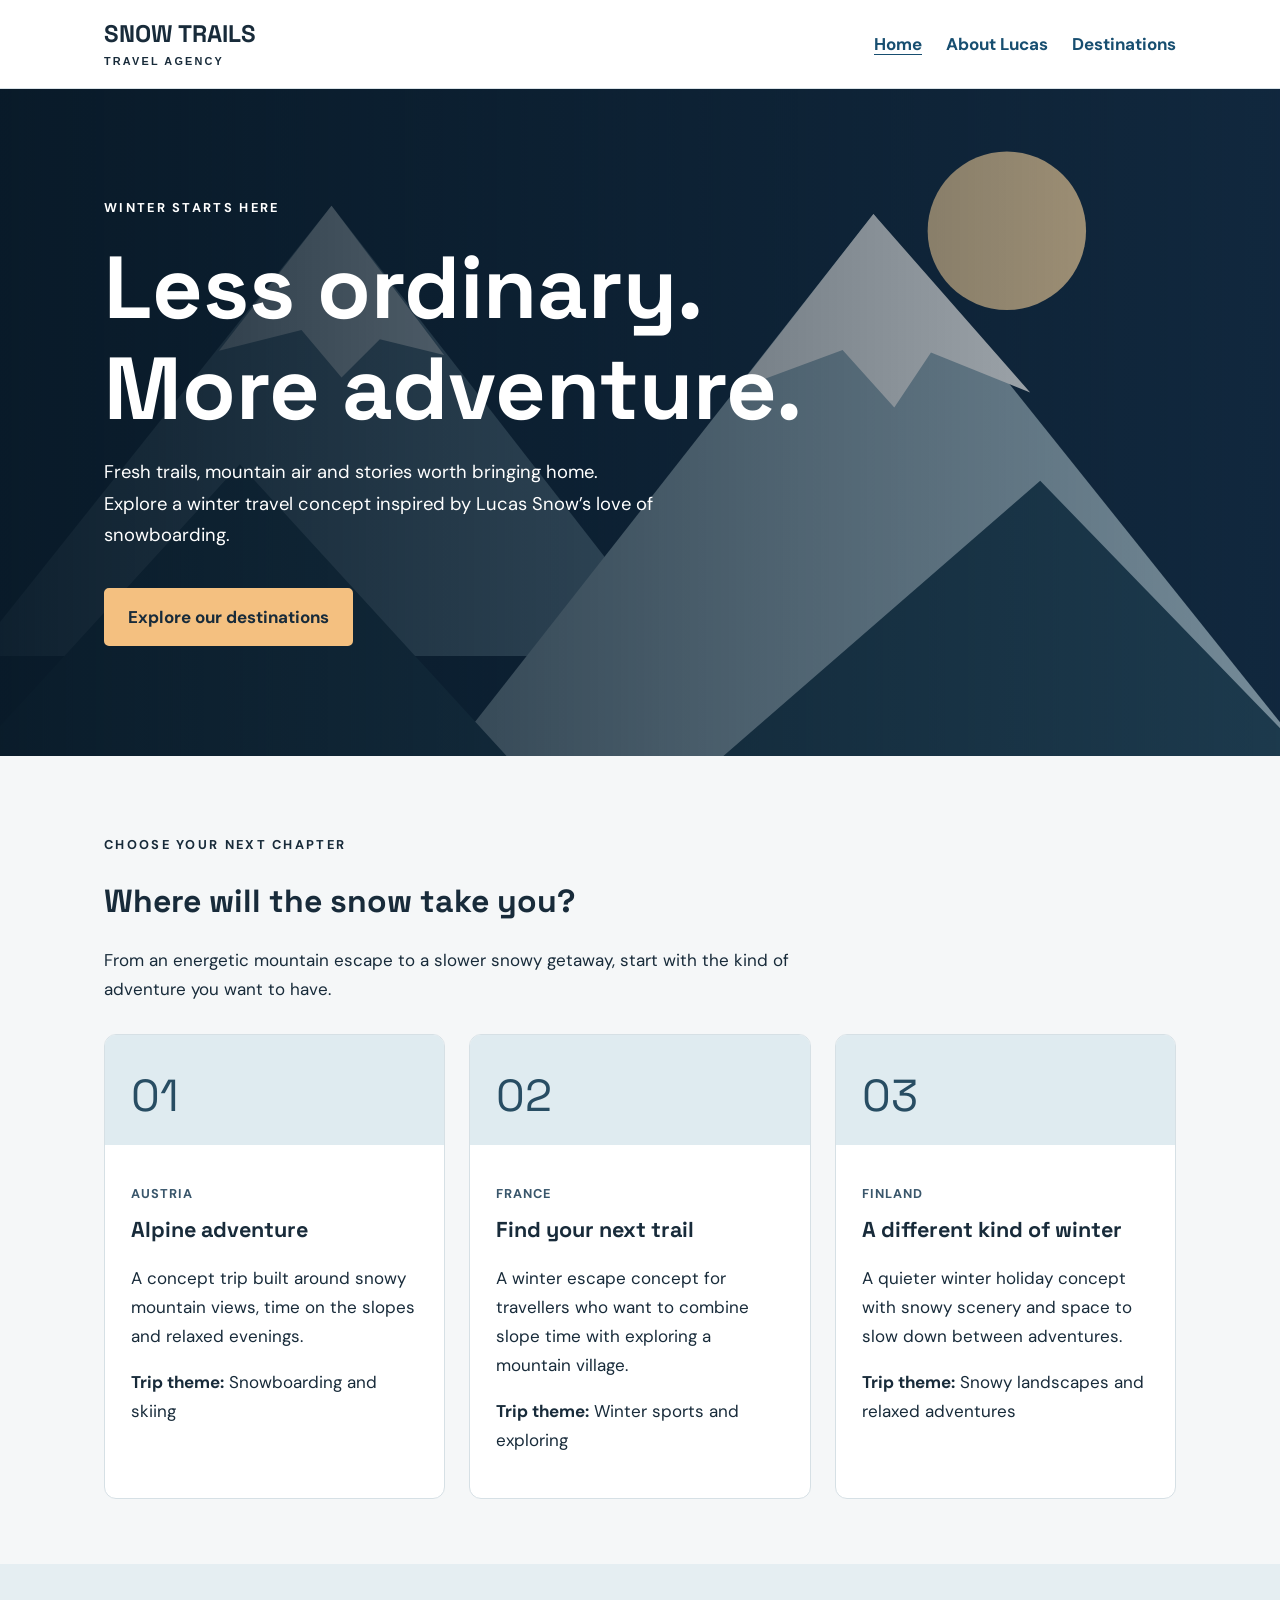
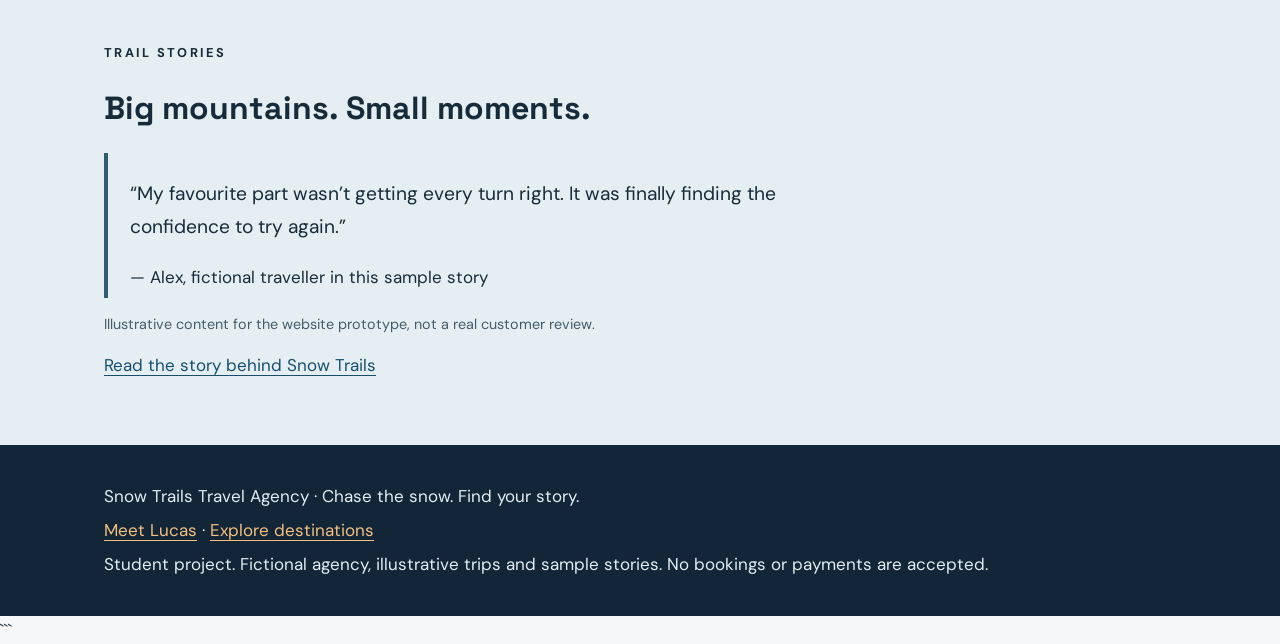
<file: index.html>
<!DOCTYPE html>
<html lang="en">

<head>
    <meta charset="UTF-8">
    <meta name="viewport" content="width=device-width, initial-scale=1.0">

    <meta
        name="description"
        content="Snow Trails: a student website concept for Lucas Snow’s winter travel agency."
    >

    <title>Winter adventures | Snow Trails</title>

    <link rel="stylesheet" href="css/style.css">
</head>

<body>

    <!-- Skip Navigation -->
    <a class="skip" href="#main">Skip to main content</a>

    <!-- Header -->
    <header class="site-header">
        <div class="wrap header-inner">

            <a class="brand" href="index.html">
                SNOW TRAILS
                <span>TRAVEL AGENCY</span>
            </a>

            <nav aria-label="Main navigation">
                <a href="index.html" aria-current="page">Home</a>
                <a href="about.html">About Lucas</a>
                <a href="destinations.html">Destinations</a>
            </nav>

        </div>
    </header>

    <!-- Main Content -->
    <main id="main">

        <!-- Hero Section -->
        <section class="hero">
            <div class="wrap">

                <p class="eyebrow">Winter starts here</p>

                <h1>
                    Less ordinary.<br>
                    More adventure.
                </h1>

                <p>
                    Fresh trails, mountain air and stories worth bringing
                    home. Explore a winter travel concept inspired by
                    Lucas Snow’s love of snowboarding.
                </p>

                <a class="button" href="destinations.html">
                    Explore our destinations
                </a>

            </div>
        </section>

        <!-- Destinations Section -->
        <section class="section">
            <div class="wrap">

                <p class="eyebrow">Choose your next chapter</p>

                <h2>Where will the snow take you?</h2>

                <p class="intro">
                    From an energetic mountain escape to a slower
                    snowy getaway, start with the kind of adventure
                    you want to have.
                </p>

                <!-- Destination Cards -->
                <div class="grid">

                    <!-- Destination 01 -->
                    <article class="card">

                        <div class="number" aria-hidden="true">
                            01
                        </div>

                        <div class="card-content">

                            <p class="tag">Austria</p>

                            <h3>Alpine adventure</h3>

                            <p>
                                A concept trip built around snowy
                                mountain views, time on the slopes
                                and relaxed evenings.
                            </p>

                            <p>
                                <strong>Trip theme:</strong>
                                Snowboarding and skiing
                            </p>

                        </div>

                    </article>

                    <!-- Destination 02 -->
                    <article class="card">

                        <div class="number" aria-hidden="true">
                            02
                        </div>

                        <div class="card-content">

                            <p class="tag">France</p>

                            <h3>Find your next trail</h3>

                            <p>
                                A winter escape concept for travellers
                                who want to combine slope time with
                                exploring a mountain village.
                            </p>

                            <p>
                                <strong>Trip theme:</strong>
                                Winter sports and exploring
                            </p>

                        </div>

                    </article>

                    <!-- Destination 03 -->
                    <article class="card">

                        <div class="number" aria-hidden="true">
                            03
                        </div>

                        <div class="card-content">

                            <p class="tag">Finland</p>

                            <h3>A different kind of winter</h3>

                            <p>
                                A quieter winter holiday concept with
                                snowy scenery and space to slow down
                                between adventures.
                            </p>

                            <p>
                                <strong>Trip theme:</strong>
                                Snowy landscapes and relaxed adventures
                            </p>

                        </div>

                    </article>

                </div>

            </div>
        </section>

        <!-- Trail Stories Section -->
        <section class="section stories">
            <div class="wrap">

                <p class="eyebrow">Trail stories</p>

                <h2>Big mountains. Small moments.</h2>

                <!-- Sample Traveller Story -->
                <blockquote>

                    <p>
                        “My favourite part wasn’t getting every
                        turn right. It was finally finding the
                        confidence to try again.”
                    </p>

                    <footer>
                        — Alex, fictional traveller in this sample story
                    </footer>

                </blockquote>

                <p class="note">
                    Illustrative content for the website prototype,
                    not a real customer review.
                </p>

                <a href="about.html">
                    Read the story behind Snow Trails
                </a>

            </div>
        </section>

    </main>

    <!-- Footer -->
    <footer class="site-footer">
        <div class="wrap">

            <p>
                Snow Trails Travel Agency ·
                Chase the snow. Find your story.
            </p>

            <p>
                <a href="about.html">Meet Lucas</a> ·
                <a href="destinations.html">Explore destinations</a>
            </p>

            <p class="footer-note">
                Student project. Fictional agency, illustrative trips
                and sample stories. No bookings or payments are accepted.
            </p>

        </div>
    </footer>

</body>
</html>
```
</file>
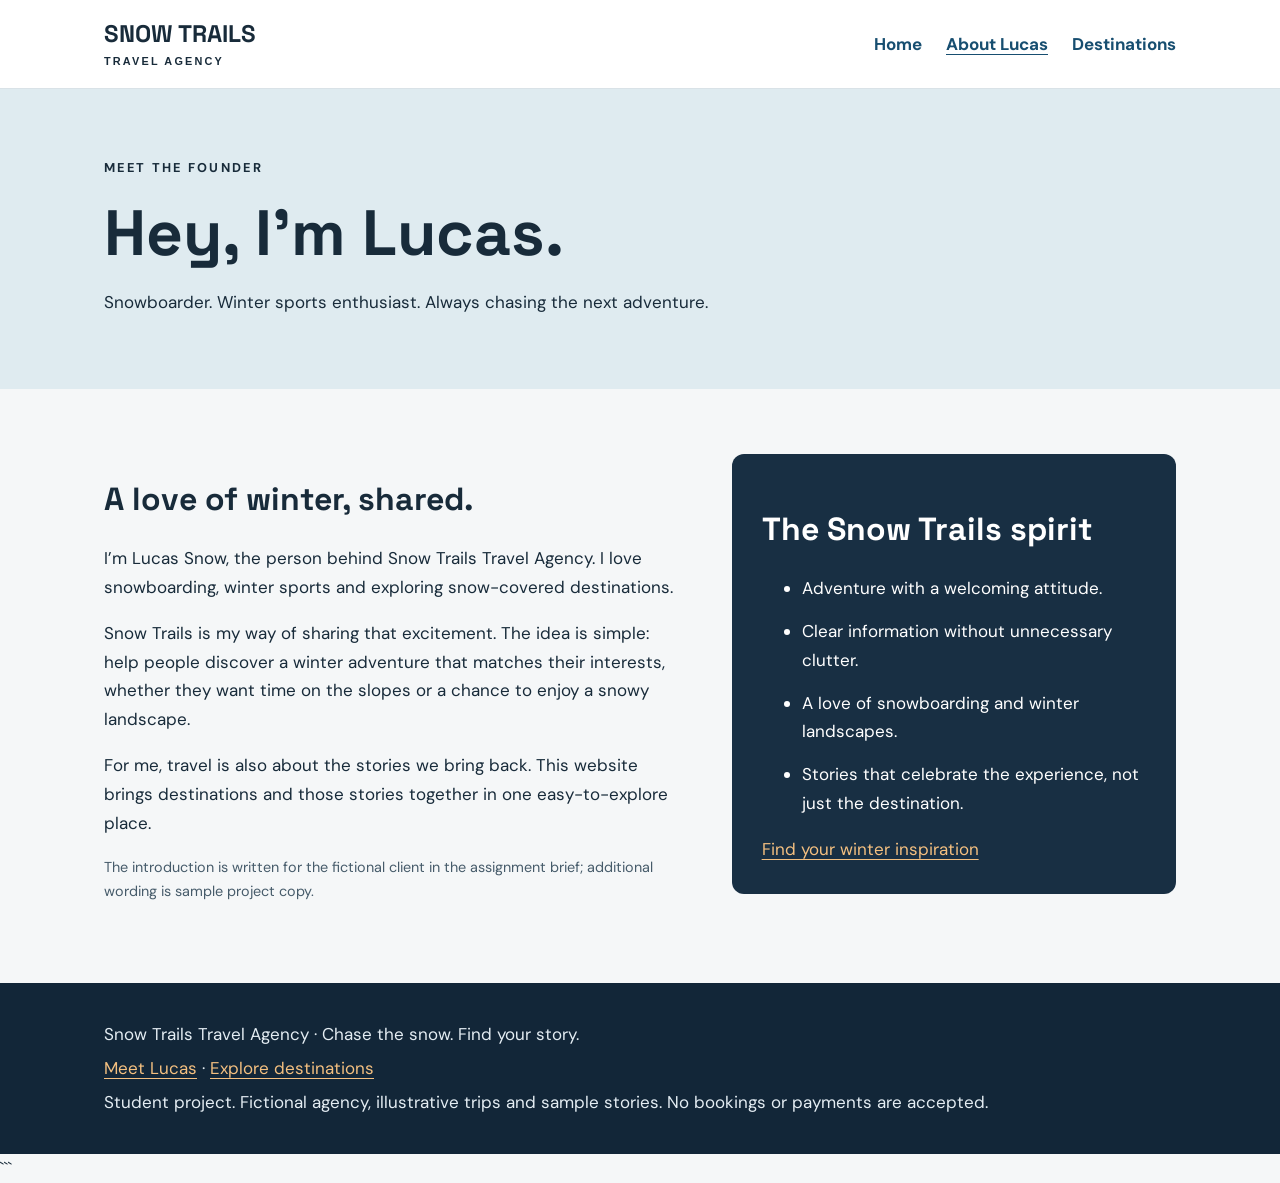
<file: about.html>
<!DOCTYPE html>
<html lang="en">

<head>
    <meta charset="UTF-8">
    <meta name="viewport" content="width=device-width, initial-scale=1.0">

    <meta
        name="description"
        content="Snow Trails: a student website concept for Lucas Snow’s winter travel agency."
    >

    <title>About Lucas | Snow Trails</title>

    <link rel="stylesheet" href="css/style.css">
</head>

<body>

    <!-- Skip Navigation -->
    <a class="skip" href="#main">Skip to main content</a>

    <!-- Header -->
    <header class="site-header">
        <div class="wrap header-inner">

            <a class="brand" href="index.html">
                SNOW TRAILS
                <span>TRAVEL AGENCY</span>
            </a>

            <nav aria-label="Main navigation">
                <a href="index.html">Home</a>
                <a href="about.html" aria-current="page">About Lucas</a>
                <a href="destinations.html">Destinations</a>
            </nav>

        </div>
    </header>

    <!-- Main Content -->
    <main id="main">

        <!-- Page Introduction -->
        <section class="page-title">
            <div class="wrap">

                <p class="eyebrow">Meet the founder</p>

                <h1>Hey, I’m Lucas.</h1>

                <p>
                    Snowboarder. Winter sports enthusiast.
                    Always chasing the next adventure.
                </p>

            </div>
        </section>

        <!-- About Section -->
        <section class="section">
            <div class="wrap about-layout">

                <!-- Founder Information -->
                <article>

                    <h2>A love of winter, shared.</h2>

                    <p>
                        I’m Lucas Snow, the person behind Snow Trails
                        Travel Agency. I love snowboarding, winter
                        sports and exploring snow-covered destinations.
                    </p>

                    <p>
                        Snow Trails is my way of sharing that excitement.
                        The idea is simple: help people discover a winter
                        adventure that matches their interests, whether
                        they want time on the slopes or a chance to enjoy
                        a snowy landscape.
                    </p>

                    <p>
                        For me, travel is also about the stories we bring
                        back. This website brings destinations and those
                        stories together in one easy-to-explore place.
                    </p>

                    <p class="note">
                        The introduction is written for the fictional
                        client in the assignment brief; additional
                        wording is sample project copy.
                    </p>

                </article>

                <!-- Company Values -->
                <aside class="panel">

                    <h2>The Snow Trails spirit</h2>

                    <ul class="values">
                        <li>
                            Adventure with a welcoming attitude.
                        </li>

                        <li>
                            Clear information without unnecessary clutter.
                        </li>

                        <li>
                            A love of snowboarding and winter landscapes.
                        </li>

                        <li>
                            Stories that celebrate the experience,
                            not just the destination.
                        </li>
                    </ul>

                    <a href="destinations.html">
                        Find your winter inspiration
                    </a>

                </aside>

            </div>
        </section>

    </main>

    <!-- Footer -->
    <footer class="site-footer">
        <div class="wrap">

            <p>
                Snow Trails Travel Agency ·
                Chase the snow. Find your story.
            </p>

            <p>
                <a href="about.html">Meet Lucas</a> ·
                <a href="destinations.html">Explore destinations</a>
            </p>

            <p class="footer-note">
                Student project. Fictional agency, illustrative trips
                and sample stories. No bookings or payments are accepted.
            </p>

        </div>
    </footer>

</body>
</html>
```
</file>
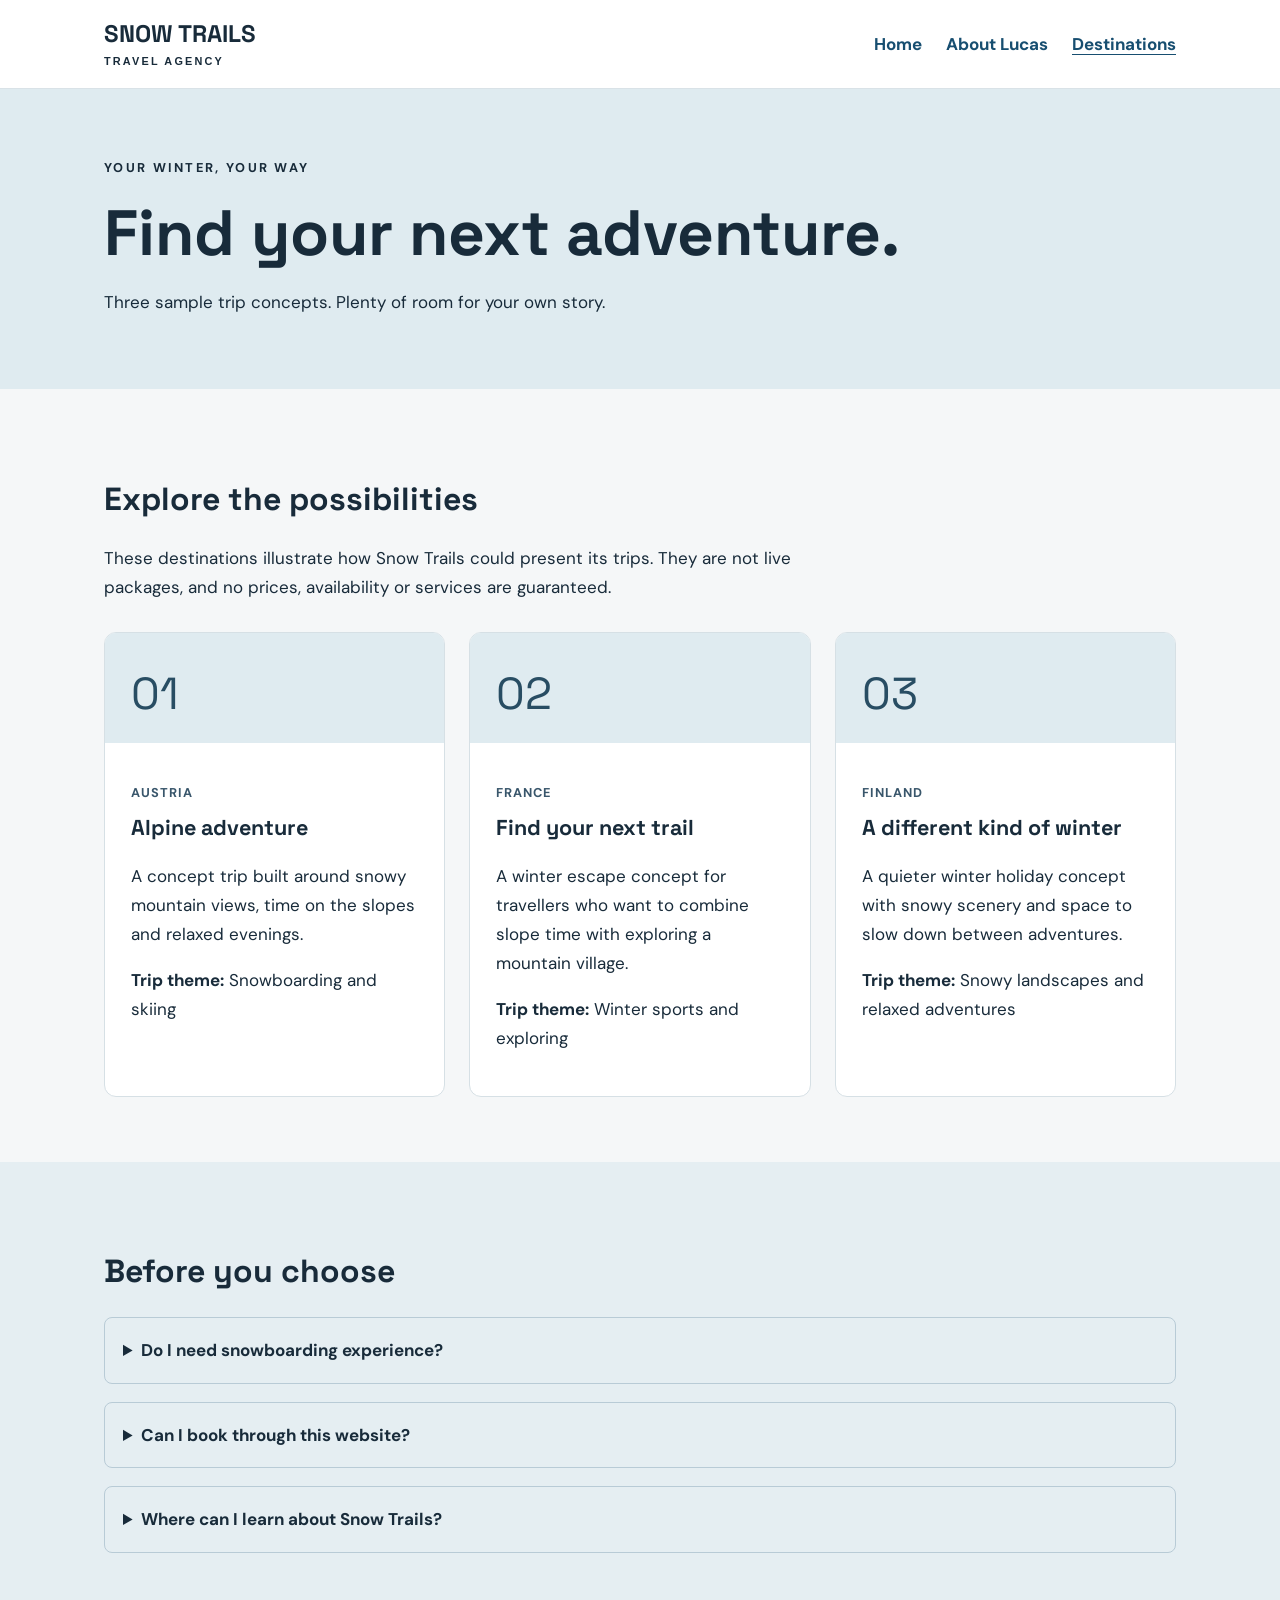
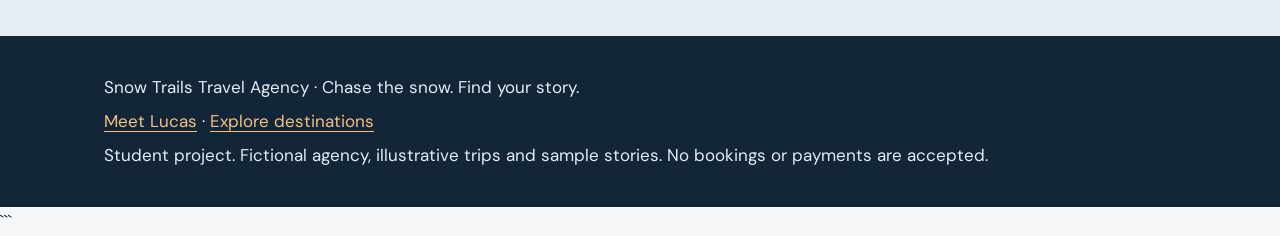
<file: destinations.html>
<!DOCTYPE html>
<html lang="en">

<head>
    <meta charset="UTF-8">
    <meta name="viewport" content="width=device-width, initial-scale=1.0">

    <meta
        name="description"
        content="Snow Trails: a student website concept for Lucas Snow’s winter travel agency."
    >

    <title>Destinations | Snow Trails</title>

    <link rel="stylesheet" href="css/style.css">
</head>

<body>

    <!-- Skip Navigation -->
    <a class="skip" href="#main">Skip to main content</a>

    <!-- Header -->
    <header class="site-header">
        <div class="wrap header-inner">

            <a class="brand" href="index.html">
                SNOW TRAILS
                <span>TRAVEL AGENCY</span>
            </a>

            <nav aria-label="Main navigation">
                <a href="index.html">Home</a>
                <a href="about.html">About Lucas</a>
                <a href="destinations.html" aria-current="page">
                    Destinations
                </a>
            </nav>

        </div>
    </header>

    <!-- Main Content -->
    <main id="main">

        <!-- Page Introduction -->
        <section class="page-title">
            <div class="wrap">

                <p class="eyebrow">Your winter, your way</p>

                <h1>Find your next adventure.</h1>

                <p>
                    Three sample trip concepts.
                    Plenty of room for your own story.
                </p>

            </div>
        </section>

        <!-- Destinations Section -->
        <section class="section">
            <div class="wrap">

                <h2>Explore the possibilities</h2>

                <p class="intro">
                    These destinations illustrate how Snow Trails could
                    present its trips. They are not live packages, and
                    no prices, availability or services are guaranteed.
                </p>

                <!-- Destination Cards -->
                <div class="grid">

                    <!-- Destination 01 -->
                    <article class="card">

                        <div class="number" aria-hidden="true">
                            01
                        </div>

                        <div class="card-content">

                            <p class="tag">Austria</p>

                            <h3>Alpine adventure</h3>

                            <p>
                                A concept trip built around snowy
                                mountain views, time on the slopes
                                and relaxed evenings.
                            </p>

                            <p>
                                <strong>Trip theme:</strong>
                                Snowboarding and skiing
                            </p>

                        </div>

                    </article>

                    <!-- Destination 02 -->
                    <article class="card">

                        <div class="number" aria-hidden="true">
                            02
                        </div>

                        <div class="card-content">

                            <p class="tag">France</p>

                            <h3>Find your next trail</h3>

                            <p>
                                A winter escape concept for travellers
                                who want to combine slope time with
                                exploring a mountain village.
                            </p>

                            <p>
                                <strong>Trip theme:</strong>
                                Winter sports and exploring
                            </p>

                        </div>

                    </article>

                    <!-- Destination 03 -->
                    <article class="card">

                        <div class="number" aria-hidden="true">
                            03
                        </div>

                        <div class="card-content">

                            <p class="tag">Finland</p>

                            <h3>A different kind of winter</h3>

                            <p>
                                A quieter winter holiday concept with
                                snowy scenery and space to slow down
                                between adventures.
                            </p>

                            <p>
                                <strong>Trip theme:</strong>
                                Snowy landscapes and relaxed adventures
                            </p>

                        </div>

                    </article>

                </div>

            </div>
        </section>

        <!-- Frequently Asked Questions -->
        <section class="section stories">
            <div class="wrap">

                <h2>Before you choose</h2>

                <!-- FAQ 1 -->
                <details>

                    <summary>
                        Do I need snowboarding experience?
                    </summary>

                    <p>
                        This prototype does not offer bookable trips.
                        For a real holiday, confirm the required
                        experience and any lesson arrangements
                        with the provider before booking.
                    </p>

                </details>

                <!-- FAQ 2 -->
                <details>

                    <summary>
                        Can I book through this website?
                    </summary>

                    <p>
                        No. This is a student project for a fictional
                        travel agency. It does not collect payments,
                        personal details or booking requests.
                    </p>

                </details>

                <!-- FAQ 3 -->
                <details>

                    <summary>
                        Where can I learn about Snow Trails?
                    </summary>

                    <p>
                        <a href="about.html">
                            Visit the About Lucas page
                        </a>
                        to read about the client and the idea
                        behind the site.
                    </p>

                </details>

            </div>
        </section>

    </main>

    <!-- Footer -->
    <footer class="site-footer">
        <div class="wrap">

            <p>
                Snow Trails Travel Agency ·
                Chase the snow. Find your story.
            </p>

            <p>
                <a href="about.html">Meet Lucas</a> ·
                <a href="destinations.html">Explore destinations</a>
            </p>

            <p class="footer-note">
                Student project. Fictional agency, illustrative trips
                and sample stories. No bookings or payments are accepted.
            </p>

        </div>
    </footer>

</body>
</html>
```
</file>
<file: css/style.css>
/* =========================================
   1. GOOGLE FONTS
========================================= */

@import url('https://fonts.googleapis.com/css2?family=DM+Sans:wght@400;500;700&family=Space+Grotesk:wght@500;700&display=swap');


/* =========================================
   2. GLOBAL RESET & BASE STYLES
========================================= */

* {
    box-sizing: border-box;
}

html {
    scroll-behavior: smooth;
}

body {
    margin: 0;
    background: #f5f7f8;
    color: #182b3a;
    font-family: 'DM Sans', Arial, sans-serif;
    font-size: 17px;
    line-height: 1.7;
}


/* =========================================
   3. TYPOGRAPHY
========================================= */

h1,
h2,
h3,
.brand {
    font-family: 'Space Grotesk', Arial, sans-serif;
    line-height: 1.15;
}

h1 {
    font-size: clamp(2.6rem, 7vw, 5.5rem);
    max-width: 900px;
    margin: 18px 0;
}

h2 {
    font-size: 2rem;
}

h3 {
    font-size: 1.35rem;
}


/* =========================================
   4. LINKS & ACCESSIBILITY
========================================= */

a {
    color: #174e70;
    text-underline-offset: 4px;
}

a:focus-visible {
    outline: 3px solid #b34812;
    outline-offset: 5px;
}

.skip {
    position: absolute;
    left: 12px;
    top: -100px;
    background: #fff;
    padding: 12px;
    z-index: 5;
}

.skip:focus {
    top: 12px;
}


/* =========================================
   5. LAYOUT & CONTAINERS
========================================= */

.wrap {
    max-width: 1120px;
    margin: auto;
    padding: 0 24px;
}

.section {
    padding: 65px 0;
}

.intro {
    max-width: 720px;
}


/* =========================================
   6. SITE HEADER & NAVIGATION
========================================= */

.site-header {
    background: #fff;
    border-bottom: 1px solid #d9e2e7;
}

.header-inner {
    display: flex;
    justify-content: space-between;
    align-items: center;
    gap: 20px;
    min-height: 88px;
    flex-wrap: wrap;
    padding-top: 16px;
    padding-bottom: 16px;
}

.brand {
    text-decoration: none;
    font-size: 1.5rem;
    font-weight: 700;
    color: #182b3a;
}

.brand span {
    display: block;
    font-family: Arial, sans-serif;
    font-size: .68rem;
    letter-spacing: .2em;
    margin-top: 7px;
}

nav {
    display: flex;
    gap: 24px;
    flex-wrap: wrap;
}

nav a {
    font-weight: 700;
    text-decoration: none;
}

nav a:hover,
nav a[aria-current] {
    text-decoration: underline;
}


/* =========================================
   7. HERO SECTION
========================================= */

.hero {
    background-image:
        linear-gradient(
            90deg,
            rgba(8, 25, 39, .93),
            rgba(8, 25, 39, .28)
        ),
        url('../images/mountains.svg');

    background-size: cover;
    background-position: center;
    color: white;
    padding: 95px 0 110px;
}

.eyebrow {
    text-transform: uppercase;
    font-size: .8rem;
    letter-spacing: .18em;
    font-weight: 700;
}

.hero p:not(.eyebrow) {
    max-width: 560px;
    font-size: 1.15rem;
}


/* =========================================
   8. BUTTONS
========================================= */

.button {
    display: inline-block;
    background: #f4c080;
    color: #182b3a;
    padding: 13px 22px;
    border: 2px solid #f4c080;
    border-radius: 5px;
    text-decoration: none;
    font-weight: 700;
    margin-top: 18px;
}

.button:hover {
    background: #fff;
    border-color: #fff;
}


/* =========================================
   9. GRID & CARD COMPONENTS
========================================= */

.grid {
    display: grid;
    grid-template-columns: repeat(3, 1fr);
    gap: 24px;
    margin-top: 30px;
}

.card {
    background: white;
    border: 1px solid #d6e0e5;
    border-radius: 12px;
    overflow: hidden;
}

.card-content {
    padding: 26px;
}

.card h3 {
    margin-top: 10px;
}

.tag {
    font-size: .8rem;
    text-transform: uppercase;
    letter-spacing: .08em;
    color: #39566b;
    font-weight: 700;
}

.number {
    height: 110px;
    background: #dfebf0;
    padding: 23px 26px;
    font-family: 'Space Grotesk', sans-serif;
    font-size: 2.8rem;
    color: #284d63;
}


/* =========================================
   10. STORIES & BLOCKQUOTES
========================================= */

.stories {
    background: #e5eef2;
}

blockquote {
    margin: 0;
    border-left: 4px solid #315b70;
    padding: 6px 0 6px 22px;
    max-width: 760px;
}

blockquote p {
    font-size: 1.2rem;
}


/* =========================================
   11. PAGE TITLE
========================================= */

.page-title {
    background: #dfebf0;
    padding: 55px 0;
}

.page-title h1 {
    font-size: clamp(2.5rem, 6vw, 4rem);
}


/* =========================================
   12. ABOUT PAGE LAYOUT
========================================= */

.about-layout {
    display: grid;
    grid-template-columns: 1.3fr 1fr;
    gap: 50px;
    align-items: start;
}


/* =========================================
   13. PANELS & VALUES
========================================= */

.panel {
    background: #182f43;
    color: white;
    padding: 30px;
    border-radius: 12px;
}

.panel a {
    color: #f4c080;
}

.values li {
    margin-bottom: 14px;
}

.note {
    font-size: .9rem;
    color: #465b6a;
}


/* =========================================
   14. ACCORDIONS & DETAILS
========================================= */

details {
    margin: 18px 0;
    border: 1px solid #b8cbd6;
    padding: 18px;
    border-radius: 8px;
}

summary {
    cursor: pointer;
    font-weight: 700;
}


/* =========================================
   15. SITE FOOTER
========================================= */

.site-footer {
    padding: 32px 0;
    background: #122638;
    color: #e4edf3;
}

.site-footer p {
    margin: 5px 0;
}

.site-footer a {
    color: #f4c080;
}


/* =========================================
   16. RESPONSIVE DESIGN
========================================= */

@media (max-width: 760px) {

    .grid,
    .about-layout {
        grid-template-columns: 1fr;
    }

    .hero {
        padding: 65px 0;
    }

    .header-inner {
        align-items: flex-start;
    }

    nav {
        gap: 18px;
    }

    .section {
        padding: 42px 0;
    }
}


/* =========================================
   17. REDUCED MOTION ACCESSIBILITY
========================================= */

@media (prefers-reduced-motion: reduce) {

    html {
        scroll-behavior: auto;
    }

}
</file>
